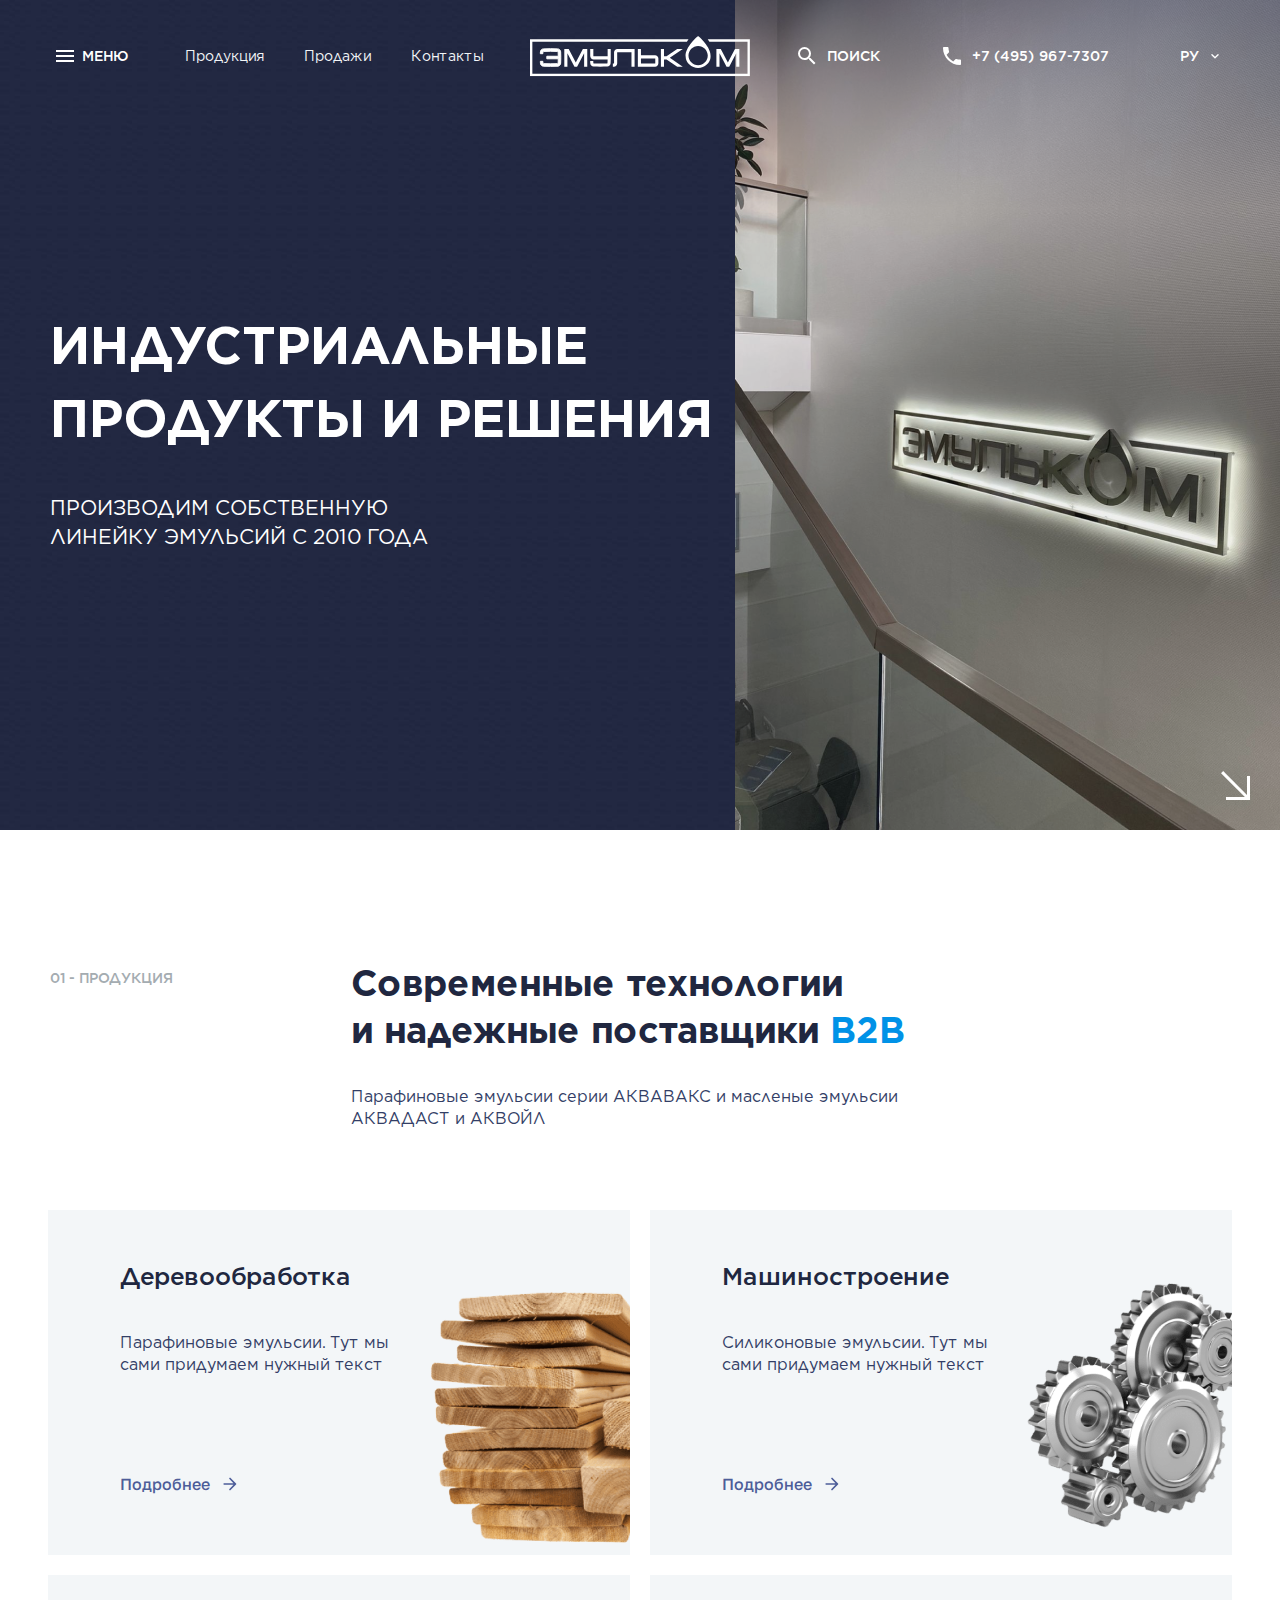
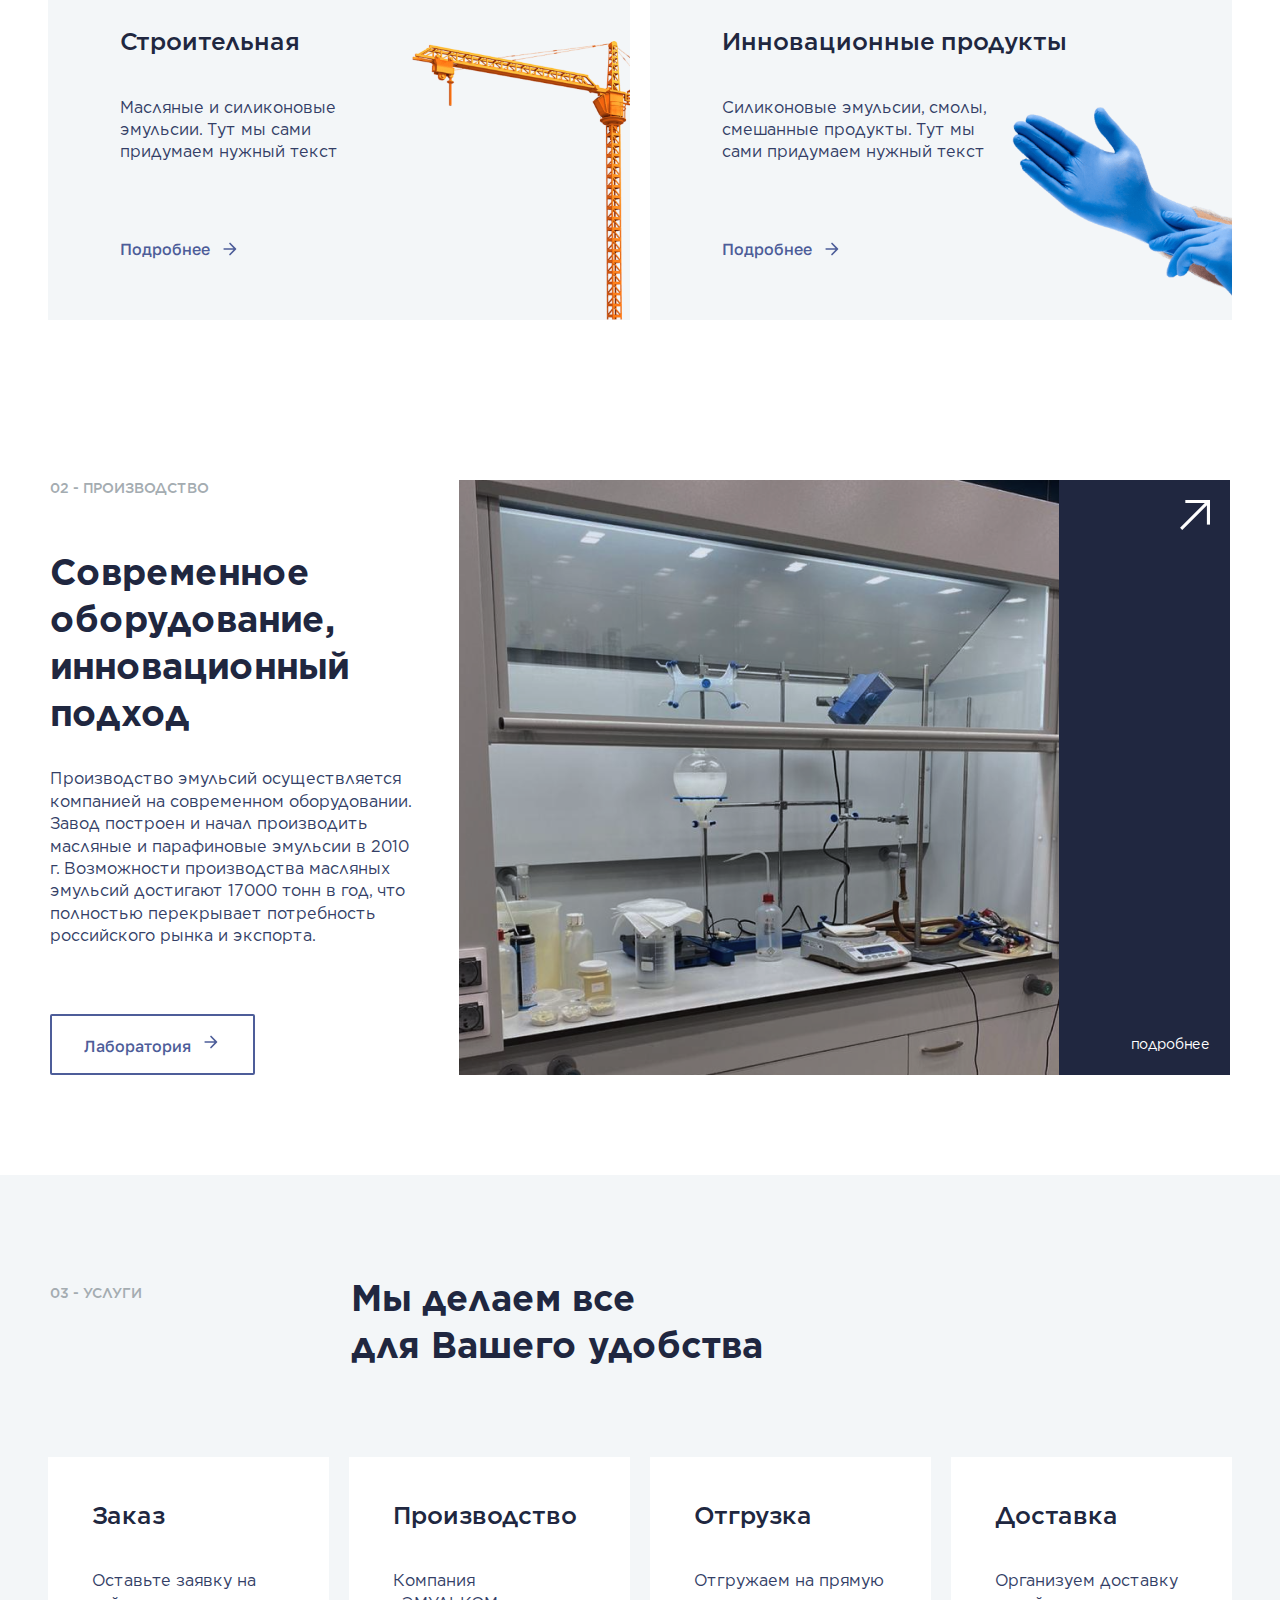
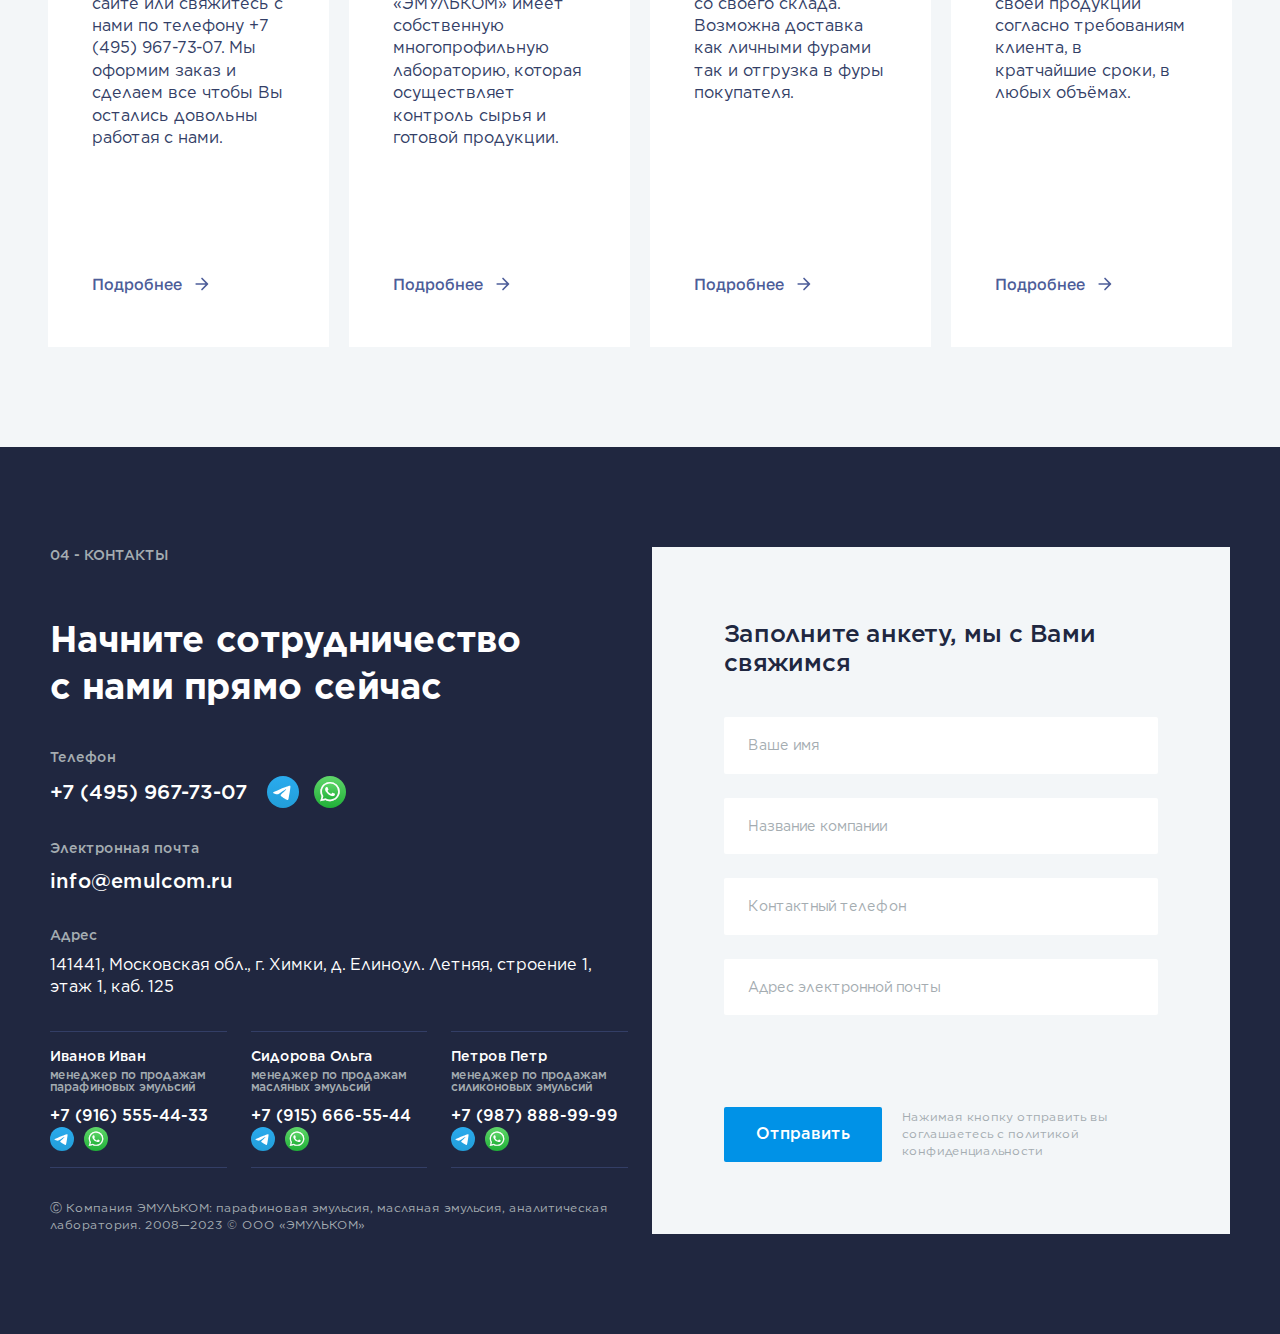
<file: index.html>
<!DOCTYPE html>
<html lang="ru">
<head>
    <meta charset="UTF-8">
    <meta name="viewport" content="width=device-width, initial-scale=1.0">
    <title>Главная</title>
    <link rel="stylesheet" href="css/bootstrap-reboot.min.css">
    <link rel="stylesheet" href="css/bootstrap-grid.min.css">
    <link rel="stylesheet" href="css/bootstrap-utilities.min.css">
    <link rel="stylesheet" href="css/style.css">
</head>
<body>

    <main>
        <section class="hero text-white position-relative">
            <header class="header position-relative d-flex align-items-center justify-content-between">
                <div class="d-flex align-items-center">
                    <div class="header__btn _menu position-relative d-flex align-items-center">
                        <div class="menu-icon d-inline-block">
                            <span class="menu-icon__line menu-icon__line-left"></span>
                            <span class="menu-icon__line"></span>
                            <span class="menu-icon__line menu-icon__line-right"></span>
                        </div>
                        <span class="text-uppercase">Меню</span>
                    </div>
    
                    <nav class="menu" id="menu">
                        <ul class="menu__list d-flex">
                            <li class="menu__list-item"><a href="#">Продукция</a></li>
                            <li class="menu__list-item"><a href="#">Продажи</a></li>
                            <li class="menu__list-item"><a href="#">Контакты</a></li>
                        </ul>
                    </nav>
                </div>

                <a href="#" class="logo position-absolute d-flex"><img src="img/logo.svg" alt=""></a>

                <div class="d-flex align-items-center">
                    <div class="search d-flex align-items-center justify-content-end justify-content-lg-center">
                        <form><input type="text" class="search__field"></form>
                        <div class="header__btn d-flex align-items-center">
                            <img src="img/search.svg" alt="">
                            <span class="text-uppercase">Поиск</span>
                        </div>
                    </div>
    
                    <div class="tel">
                        <div class="header__btn d-flex align-items-center">
                            <img src="img/phone.svg" alt="">
                            <a href="tel:+74959677307">+7 (495) 967-7307</a>
                        </div>
                    </div>
    
                    <div class="language position-relative">
                        <div class="header__btn d-flex align-items-center">
                            <span>РУ</span>
                            <img src="img/dropdown-arrow.svg" alt="">
                        </div>
                        <ul class="language__dropdown-list position-absolute">
                            <li>РУ</li>
                            <li>EN</li>
                        </ul>
                    </div>
                </div>

                <div class="menu _dropdown">
                    <nav class="menu__list-wrap">
                        <ul class="menu__list d-flex flex-column">
                            <li class="menu__list-item"><a href="#">Элемент меню</a></li>
                            <li class="menu__list-item"><a href="#">Элемент меню</a></li>
                            <li class="menu__list-item"><a href="#">Элемент меню</a></li>
                            <li class="menu__list-item"><a href="#">Элемент меню</a></li>
                        </ul>
                    </nav>
                </div>
            </header>

            <img src="img/hero.png" alt="" class="hero__img position-absolute">
            <img src="img/corner-arrow.svg" alt="" class="arrow position-absolute">

            <div class="container position-relative top-50">
                <div class="row">
                    <div class="col-lg-7">
                        <h1 class="title1">Индустриальные продукты и решения</h1>
                        <p class="subtitle1">Производим собственную линейку эмульсий с 2010 года</p>
                    </div>
                </div>
            </div>
        </section>

        <section class="products">
            <div class="container">
                <div class="products__header">
                    <div class="row">
                        <div class="col-lg-3">
                            <p class="label">01 - Продукция</p>
                        </div>
                        <div class="col-lg-6">
                            <h2 class="products__title title2">Современные технологии<br> и надежные поставщики <span>B2B</span></h2>
                            <p class="text">Парафиновые эмульсии серии АКВАВАКС и масленые эмульсии АКВАДАСТ и АКВОЙЛ</p>
                        </div>
                    </div>
                </div>
                <div class="products__body">
                    <ul class="products__list row row-cols-1 row-cols-md-2">
                        <li class="col">
                            <div class="products__list-item position-relative d-flex flex-column">
                                <p class="products__item-title title3">Деревообработка</p>
                                <p class="products__item-text text">
                                    Парафиновые эмульсии. Тут мы сами придумаем нужный текст
                                </p>
                                <a href="#" class="products__item-link link">Подробнее</a>
                                <img src="img/woodworking.png" alt="" class="products__item-img position-absolute">
                            </div>
                        </li>
                        <li class="col">
                            <div class="products__list-item position-relative d-flex flex-column">
                                <p class="products__item-title title3">Машиностроение</p>
                                <p class="products__item-text text">
                                    Силиконовые эмульсии. Тут мы сами придумаем нужный текст
                                </p>
                                <a href="#" class="products__item-link link">Подробнее</a>
                                <img src="img/mechanical-engin.png" alt="" class="products__item-img position-absolute">
                            </div>
                        </li>
                        <li class="col">
                            <div class="products__list-item position-relative d-flex flex-column">
                                <p class="products__item-title title3">Строительная</p>
                                <p class="products__item-text text">
                                    Масляные и силиконовые эмульсии. Тут мы сами придумаем нужный текст
                                </p>
                                <a href="#" class="products__item-link link">Подробнее</a>
                                <img src="img/construction.png" alt="" class="products__item-img position-absolute">
                            </div>
                        </li>
                        <li class="col">
                            <div class="products__list-item position-relative d-flex flex-column">
                                <p class="products__item-title title3">Инновационные продукты</p>
                                <p class="products__item-text text">
                                    Силиконовые эмульсии, смолы, смешанные продукты. Тут мы сами придумаем нужный текст
                                </p>
                                <a href="#" class="products__item-link link">Подробнее</a>
                                <img src="img/innov-products.png" alt="" class="products__item-img position-absolute">
                            </div>
                        </li>
                    </ul>
                </div>
            </div>
        </section>

        <section class="production">
            <div class="container">
                <div class="row">
                    <div class="col-lg-4 d-flex flex-column">
                        <p class="label">02 - Производство</p>
                        <p class="production__title title2">Современное оборудование, инновационный подход</p>
                        <p class="production__descr text">
                            Производство эмульсий осуществляется компанией на современном оборудовании. Завод построен и начал производить масляные и парафиновые эмульсии в 2010 г. Возможности производства масляных эмульсий достигают 17000 тонн в год, что полностью перекрывает потребность российского рынка и экспорта.
                        </p>
                        <a href="#" class="button1 link">Лаборатория</a>
                    </div>
                    <div class="col-lg-8 d-flex justify-content-lg-start">
                        <img src="img/production.png" alt="" class="production__img">
                        <a href="#" class="production__link-block d-flex flex-column justify-content-between align-items-end">
                            <img src="img/corner-arrow.svg" alt="" class="arrow" width="30">
                            <span class="text-white">подробнее</span>
                        </a>
                    </div>
                </div>
            </div>
        </section>

        <section class="services">
            <div class="container">
                <div class="services__header">
                    <div class="row">
                        <div class="col-lg-3">
                            <p class="label">03 - Услуги</p>
                        </div>
                        <div class="col-lg-6">
                            <h2 class="services__title title2">Мы делаем все<br> для Вашего удобства</h2>
                        </div>
                    </div>
                </div>
                <div class="services__body">
                    <ul class="services__list row row-cols-1 row-cols-md-2 row-cols-lg-4">
                        <li class="col">
                            <div class="services__list-item d-flex flex-column">
                                <p class="services__item-title title3">Заказ</p>
                                <p class="services__item-descr text">Оставьте заявку на сайте или свяжитесь с нами по телефону +7 (495) 967-73-07. Мы оформим заказ и сделаем все чтобы Вы остались довольны работая с нами.</p>
                                <a href="#" class="link">Подробнее</a>
                            </div>
                        </li>
                        <li class="col">
                            <div class="services__list-item d-flex flex-column">
                                <p class="services__item-title title3">Производство</p>
                                <p class="services__item-descr text">Компания «ЭМУЛЬКОМ» имеет собственную многопрофильную лабораторию, которая осуществляет контроль сырья и готовой продукции.</p>
                                <a href="#" class="link">Подробнее</a>
                            </div>
                        </li>
                        <li class="col">
                            <div class="services__list-item d-flex flex-column">
                                <p class="services__item-title title3">Отгрузка</p>
                                <p class="services__item-descr text">Отгружаем на прямую со своего склада. Возможна доставка как личными фурами так и отгрузка в фуры покупателя.</p>
                                <a href="#" class="link">Подробнее</a>
                            </div>
                        </li>
                        <li class="col">
                            <div class="services__list-item d-flex flex-column">
                                <p class="services__item-title title3">Доставка</p>
                                <p class="services__item-descr text">Организуем доставку своей продукции согласно требованиям клиента, в кратчайшие сроки, в любых объёмах.</p>
                                <a href="#" class="link">Подробнее</a>
                            </div>
                        </li>
                    </ul>
                </div>
            </div>
        </section>

        <div class="contacts _home">
            <div class="container">
                <div class="row row-cols-1 row-cols-lg-2 row-gap-5 row-gap-lg-0">
                    <div class="col">
                        <div class="contacts__left">
                            <p class="label">04 - Контакты</p>
                            <h2 class="title2 text-white">Начните сотрудничество<br> с нами прямо сейчас</h2>
    
                            <div class="contacts__data">
                                <div class="contacts__data-item">
                                    <p class="contacts__data-item-title">Телефон</p>
                                    <div class="d-flex align-items-center">
                                        <a href="tel:+74959677307" class="contacts__data-item-text">+7 (495) 967-73-07</a>
                                        <div class="contacts__social">
                                            <a href="#"><img src="img/tg-icon.svg" alt=""></a>
                                            <a href="#"><img src="img/wapp-icon.svg" alt=""></a>
                                        </div>
                                    </div>
                                </div>
                                <div class="contacts__data-item">
                                    <p class="contacts__data-item-title">Электронная почта</p>
                                    <div class="d-flex align-items-center">
                                        <a href="mailto:info@emulcom.ru" class="contacts__data-item-text">info@emulcom.ru</a>
                                    </div>
                                </div>
                                <div class="contacts__data-item _address">
                                    <p class="contacts__data-item-title">Адрес</p>
                                    <div class="d-flex align-items-center">
                                        <p class="contacts__data-item-text">141441, Московская обл., г. Химки, д. Елино,ул. Летняя, строение 1, этаж 1, каб. 125</p>
                                    </div>
                                </div>
                            </div>
    
                            <div class="contacts__staff">
                                <div class="row row-cols-1 row-cols-md-3">
                                    <div class="col">
                                        <div class="contacts__staff-item">
                                            <p class="contacts__staff-item-name">Иванов Иван</p>
                                            <p class="contacts__staff-item-post">менеджер по продажам парафиновых эмульсий</p>
                                            <a href="tel:+79165554433" class="contacts__staff-item-tel">+7 (916) 555-44-33</a>
                                            <div class="contacts__social">
                                                <a href="#"><img src="img/tg-icon.svg" alt="" width="24"></a>
                                                <a href="#"><img src="img/wapp-icon.svg" alt="" width="24"></a>
                                            </div>
                                        </div>
                                    </div>
                                    <div class="col">
                                        <div class="contacts__staff-item">
                                            <p class="contacts__staff-item-name">Сидорова Ольга</p>
                                            <p class="contacts__staff-item-post">менеджер по продажам масляных эмульсий</p>
                                            <a href="tel:+79156665544" class="contacts__staff-item-tel">+7 (915) 666-55-44</a>
                                            <div class="contacts__social">
                                                <a href="#"><img src="img/tg-icon.svg" alt="" width="24"></a>
                                                <a href="#"><img src="img/wapp-icon.svg" alt="" width="24"></a>
                                            </div>
                                        </div>
                                    </div>
                                    <div class="col">
                                        <div class="contacts__staff-item">
                                            <p class="contacts__staff-item-name">Петров Петр</p>
                                            <p class="contacts__staff-item-post">менеджер по продажам силиконовых эмульсий</p>
                                            <a href="tel:79878889999" class="contacts__staff-item-tel">+7 (987) 888-99-99</a>
                                            <div class="contacts__social">
                                                <a href="#"><img src="img/tg-icon.svg" alt="" width="24"></a>
                                                <a href="#"><img src="img/wapp-icon.svg" alt="" width="24"></a>
                                            </div>
                                        </div>
                                    </div>
                                </div>
                            </div>
    
                            <p class="contacts__copy">Ⓒ Компания ЭМУЛЬКОМ: парафиновая эмульсия, масляная эмульсия, аналитическая лаборатория. 2008—2023 © ООО «ЭМУЛЬКОМ»</p>
                        </div>
                    </div>
                    <div class="col">
                        <div class="contacts__right">
                            <div class="contacts__form-wrap d-flex flex-column">
                                <p class="title3">Заполните анкету, мы с Вами свяжимся</p>
                                <form action="" class="contacts__form d-flex flex-column justify-content-between flex-grow-1">
                                    <div class="d-flex flex-column">
                                        <input type="text" class="contacts__form-field" placeholder="Ваше имя">
                                        <input type="text" class="contacts__form-field" placeholder="Название компании">
                                        <input type="tel" class="contacts__form-field" placeholder="Контактный телефон">
                                        <input type="email" class="contacts__form-field" placeholder="Адрес электронной почты">
                                    </div>
                                    <div class="d-flex align-items-center mt-3 mt-sm-0 flex-column flex-sm-row text-center text-sm-start">
                                        <button class="button2" type="submit">Отправить</button>
                                        <a href="#" class="contacts__policy">Нажимая кнопку отправить вы соглашаетесь с политикой конфиденциальности</a>
                                    </div>
                                </form>
                            </div>
                        </div>
                    </div>
                </div>
            </div>
        </div>
    </main>

    <script src="js/script.js"></script>
</body>
</html>
</file>
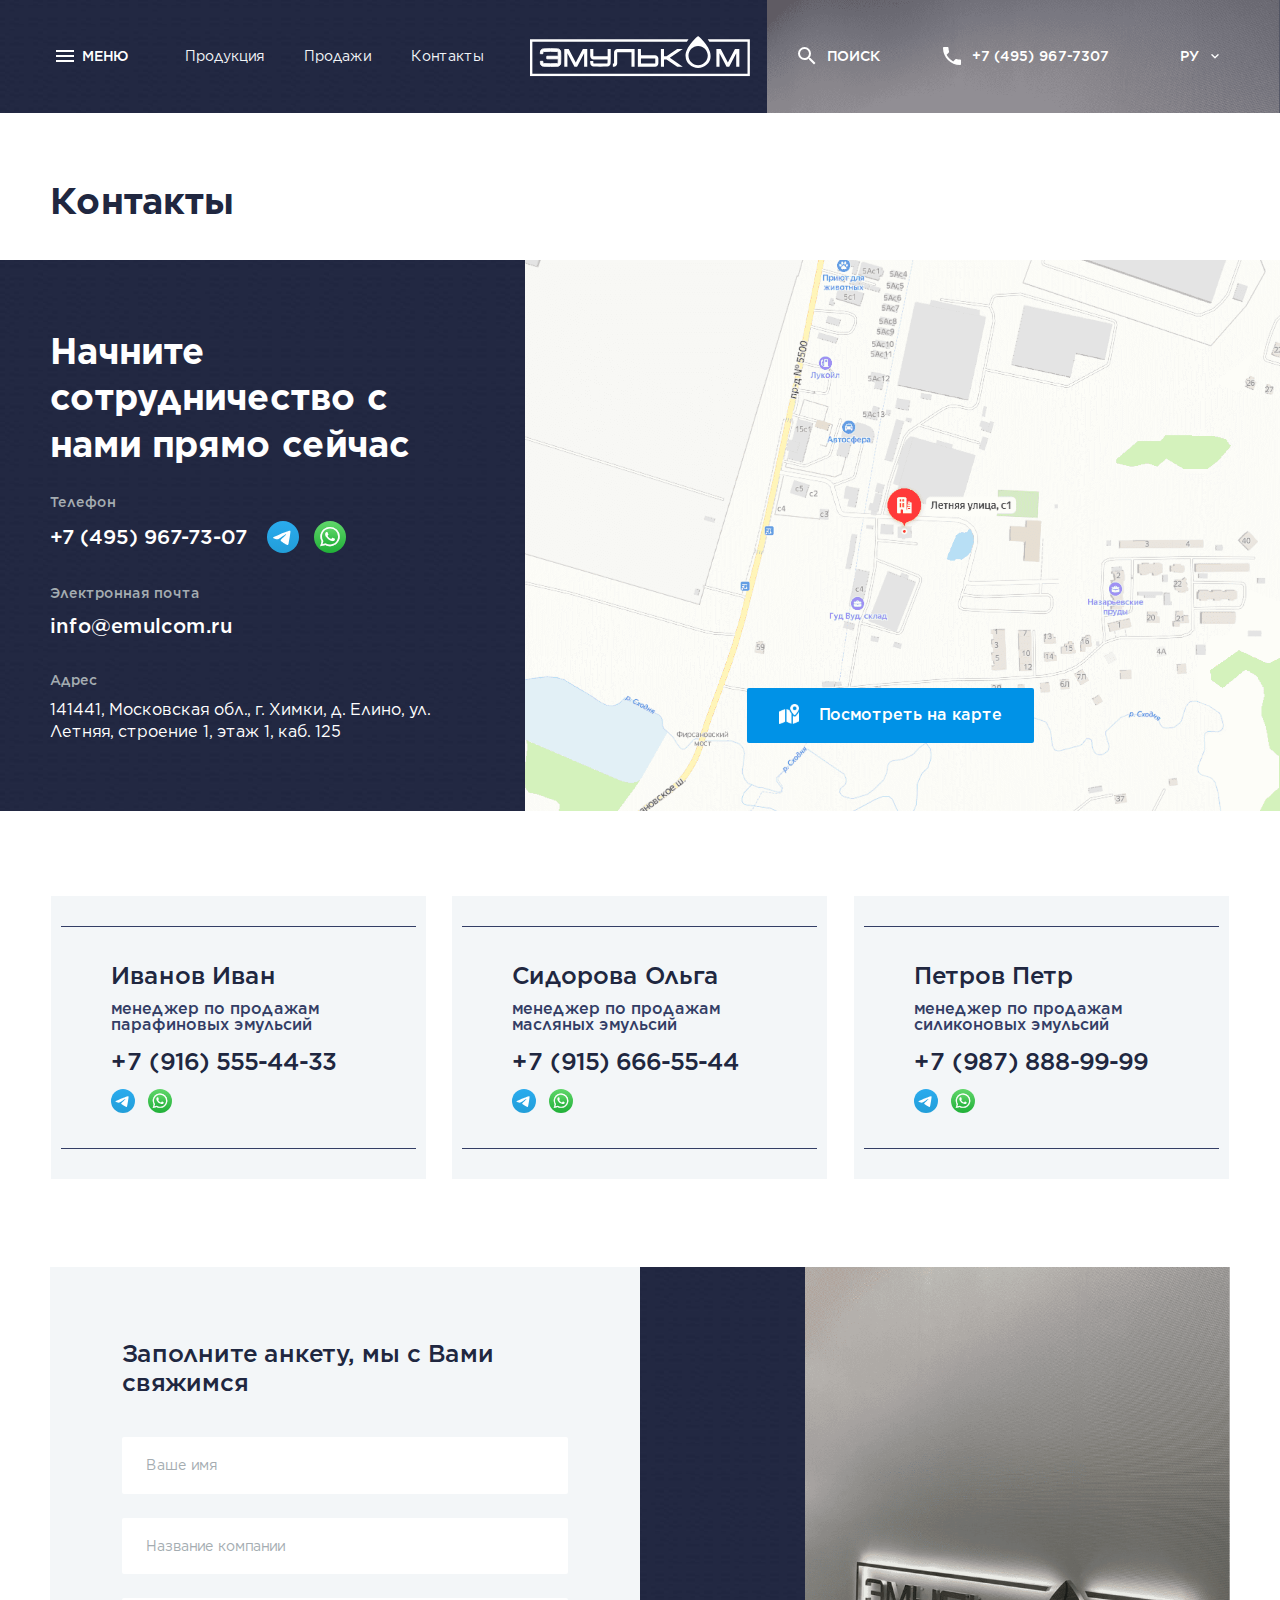
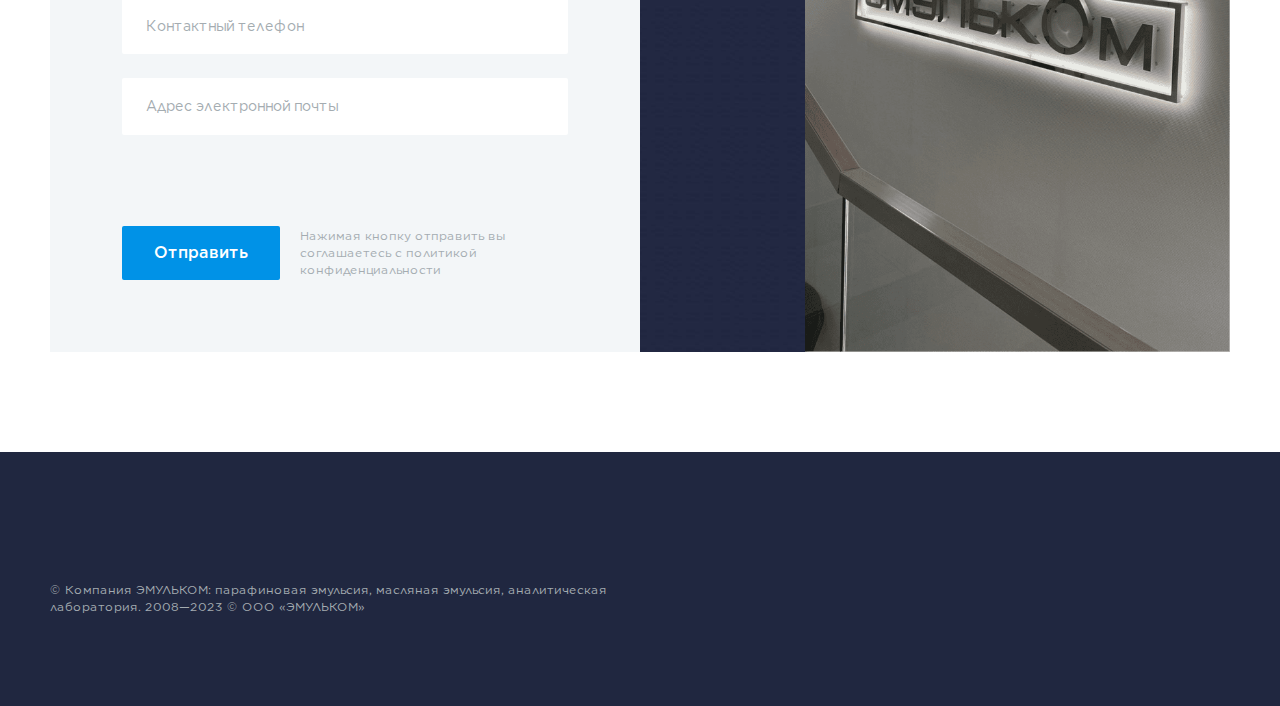
<file: contacts.html>
<!DOCTYPE html>
<html lang="ru">
<head>
    <meta charset="UTF-8">
    <meta name="viewport" content="width=device-width, initial-scale=1.0">
    <title>Контакты</title>
    <link rel="stylesheet" href="css/bootstrap-reboot.min.css">
    <link rel="stylesheet" href="css/bootstrap-grid.min.css">
    <link rel="stylesheet" href="css/bootstrap-utilities.min.css">
    <link rel="stylesheet" href="css/style.css">
</head>
<body>
    <header class="header _inner-page position-relative d-flex align-items-center justify-content-between text-white">
        <div class="d-flex align-items-center">
            <div class="header__btn _menu position-relative d-flex align-items-center">
                <div class="menu-icon d-inline-block">
                    <span class="menu-icon__line menu-icon__line-left"></span>
                    <span class="menu-icon__line"></span>
                    <span class="menu-icon__line menu-icon__line-right"></span>
                </div>
                <span class="text-uppercase">Меню</span>
            </div>

            <nav class="menu" id="menu">
                <ul class="menu__list d-flex">
                    <li class="menu__list-item"><a href="#">Продукция</a></li>
                    <li class="menu__list-item"><a href="#">Продажи</a></li>
                    <li class="menu__list-item"><a href="#">Контакты</a></li>
                </ul>
            </nav>
        </div>

        <a href="#" class="logo position-absolute d-flex"><img src="img/logo.svg" alt=""></a>

        <div class="d-flex align-items-center">
            <div class="search d-flex align-items-center justify-content-end justify-content-lg-center">
                <form><input type="text" class="search__field"></form>
                <div class="header__btn d-flex align-items-center">
                    <img src="img/search.svg" alt="">
                    <span class="text-uppercase">Поиск</span>
                </div>
            </div>

            <div class="tel">
                <div class="header__btn d-flex align-items-center">
                    <img src="img/phone.svg" alt="">
                    <a href="tel:+74959677307">+7 (495) 967-7307</a>
                </div>
            </div>

            <div class="language position-relative">
                <div class="header__btn d-flex align-items-center">
                    <span>РУ</span>
                    <img src="img/dropdown-arrow.svg" alt="">
                </div>
                <ul class="language__dropdown-list position-absolute">
                    <li>РУ</li>
                    <li>EN</li>
                </ul>
            </div>
        </div>

        <div class="menu _dropdown">
            <nav class="menu__list-wrap">
                <ul class="menu__list d-flex flex-column">
                    <li class="menu__list-item"><a href="#">Элемент меню</a></li>
                    <li class="menu__list-item"><a href="#">Элемент меню</a></li>
                    <li class="menu__list-item"><a href="#">Элемент меню</a></li>
                    <li class="menu__list-item"><a href="#">Элемент меню</a></li>
                </ul>
            </nav>
        </div>

        <img src="img/header-img.png" alt="" class="hero__img position-absolute">
    </header>

    <main>
        <section class="contacts">
            <div class="container"> 
                <h2 class="title2">Контакты</h2>
            </div>

            <div class="contacts__main-content position-relative">
                <div class="container">
                    <div class="row">
                        <div class="col-lg-5">
                            <div class="contacts__left">
                                <h3 class="title2 text-white">Начните сотрудничество с нами прямо сейчас</h3>
                                <div class="contacts__data">
                                    <div class="contacts__data-item">
                                        <p class="contacts__data-item-title">Телефон</p>
                                        <div class="d-flex align-items-center">
                                            <a href="tel:+74959677307" class="contacts__data-item-text">+7 (495) 967-73-07</a>
                                            <div class="contacts__social">
                                                <a href="#"><img src="img/tg-icon.svg" alt=""></a>
                                                <a href="#"><img src="img/wapp-icon.svg" alt=""></a>
                                            </div>
                                        </div>
                                    </div>
                                    <div class="contacts__data-item">
                                        <p class="contacts__data-item-title">Электронная почта</p>
                                        <div class="d-flex align-items-center">
                                            <a href="mailto:info@emulcom.ru" class="contacts__data-item-text">info@emulcom.ru</a>
                                        </div>
                                    </div>
                                    <div class="contacts__data-item _address">
                                        <p class="contacts__data-item-title">Адрес</p>
                                        <div class="d-flex align-items-center">
                                            <p class="contacts__data-item-text">141441, Московская обл., г. Химки, д. Елино, ул. Летняя, строение 1, этаж 1, каб. 125</p>
                                        </div>
                                    </div>
                                </div>
                            </div>
                        </div>
                        <div class="col-lg-7">
                            <div class="contacts__right d-flex justify-content-center align-items-end">
                                <a href="#" class="contacts__btn button2 position-relative z-3">
                                    <img src="img/map-icon.svg" alt="">
                                    <span>Посмотреть на карте</span>
                                </a>
                            </div>
                        </div>
                    </div>
                </div>
                <div class="contacts__map position-absolute overflow-hidden"><img src="img/map.png" alt=""></div>
            </div>
        </section>

        <section class="staff">
            <div class="container">
                <div class="row row-cols-1 row-cols-lg-3 row-gap-3">
                    <div class="col">
                        <div class="contacts__staff-item">
                            <div class="contacts__staff-item-content">
                                <p class="contacts__staff-item-name">Иванов Иван</p>
                                <p class="contacts__staff-item-post">менеджер по продажам парафиновых эмульсий</p>
                                <a href="tel:+79165554433" class="contacts__staff-item-tel">+7 (916) 555-44-33</a>
                                <div class="contacts__social">
                                    <a href="#"><img src="img/tg-icon.svg" alt="" width="24"></a>
                                    <a href="#"><img src="img/wapp-icon.svg" alt="" width="24"></a>
                                </div>
                            </div>
                        </div>
                    </div>
                    <div class="col">
                        <div class="contacts__staff-item">
                            <div class="contacts__staff-item-content">
                                <p class="contacts__staff-item-name">Сидорова Ольга</p>
                                <p class="contacts__staff-item-post">менеджер по продажам масляных эмульсий</p>
                                <a href="tel:+79156665544" class="contacts__staff-item-tel">+7 (915) 666-55-44</a>
                                <div class="contacts__social">
                                    <a href="#"><img src="img/tg-icon.svg" alt="" width="24"></a>
                                    <a href="#"><img src="img/wapp-icon.svg" alt="" width="24"></a>
                                </div>
                            </div>
                        </div>
                    </div>
                    <div class="col">
                        <div class="contacts__staff-item">
                            <div class="contacts__staff-item-content">
                                <p class="contacts__staff-item-name">Петров Петр</p>
                                <p class="contacts__staff-item-post">менеджер по продажам силиконовых эмульсий</p>
                                <a href="tel:79878889999" class="contacts__staff-item-tel">+7 (987) 888-99-99</a>
                                <div class="contacts__social">
                                    <a href="#"><img src="img/tg-icon.svg" alt="" width="24"></a>
                                    <a href="#"><img src="img/wapp-icon.svg" alt="" width="24"></a>
                                </div>
                            </div>
                        </div>
                    </div>
                </div>
            </div>
        </section>

        <section class="contact-form">
            <div class="container">
                <div class="row row-cols-1 row-cols-lg-2 row-gap-4">
                    <div class="col">
                        <div class="contacts__right">
                            <div class="contacts__form-wrap d-flex flex-column">
                                <p class="title3">Заполните анкету, мы с Вами свяжимся</p>
                                <form action="" class="contacts__form d-flex flex-column justify-content-between flex-grow-1">
                                    <div class="d-flex flex-column">
                                        <input type="text" class="contacts__form-field" placeholder="Ваше имя">
                                        <input type="text" class="contacts__form-field" placeholder="Название компании">
                                        <input type="tel" class="contacts__form-field" placeholder="Контактный телефон">
                                        <input type="email" class="contacts__form-field" placeholder="Адрес электронной почты">
                                    </div>
                                    <div class="d-flex align-items-center mt-3 mt-sm-0 flex-column flex-sm-row text-center text-sm-start">
                                        <button class="button2" type="submit">Отправить</button>
                                        <a href="#" class="contacts__policy">Нажимая кнопку отправить вы соглашаетесь с политикой конфиденциальности</a>
                                    </div>
                                </form>
                            </div>
                        </div>
                    </div>
                    <div class="col">
                        <div class="contact-form__img-wrap position-relative">
                            <div class="position-absolute"></div>
                            <img src="img/emulcom.png" alt="" class="w-100">
                        </div>
                    </div>
                </div>
            </div>
        </section>
    </main>

    <footer class="footer">
        <div class="container">
            <p class="footer__text contacts__copy">© Компания ЭМУЛЬКОМ: парафиновая эмульсия, масляная эмульсия, аналитическая лаборатория. 2008—2023 © ООО «ЭМУЛЬКОМ»</p>
        </div>
    </footer>

    <script src="js/script.js"></script>
</body>
</html>
</file>
<file: css/style.css>
@font-face {
  font-family: Gotham;
  src: url("../fonts/gotham_book.woff2") format("woff2");
  font-weight: 400;
  font-display: swap;
  font-style: normal;
}
@font-face {
  font-family: Gotham;
  src: url("../fonts/gotham_medium.woff2") format("woff2");
  font-display: swap;
  font-weight: 500;
  font-style: normal;
}
@font-face {
  font-family: Gotham;
  src: url("../fonts/gotham_bold.woff2") format("woff2");
  font-display: swap;
  font-weight: 700;
  font-style: normal;
}
@font-face {
  font-family: "Golos Text";
  src: url("../fonts/GolosText-Medium.woff2") format("woff2");
  font-display: swap;
  font-weight: 500;
  font-style: normal;
}
body {
  font-family: Gotham, sans-serif;
  overflow-x: hidden;
  color: #333E66;
  line-height: 140%;
  -webkit-transition: all 300ms linear;
  transition: all 300ms linear;
}

ul {
  list-style-type: none;
  padding: 0;
  margin: 0;
}

a {
  color: inherit;
  text-decoration: none;
  cursor: pointer;
}

p {
  margin: 0;
}

.container {
  max-width: 1210px;
  padding: 0 15px;
  margin: 0 auto;
}

.title1 {
  font-size: 52px;
  font-weight: 700;
}

.title2 {
  color: #202740;
  font-size: 36px;
  font-weight: 700;
  line-height: 130%;
}
.title2 span {
  color: #0092E7;
}

.title3 {
  color: #202740;
  font-size: calc(20px + 4 * ((100vw - 320px) / 890));
  font-weight: 500;
  line-height: 120%;
}

.title1, .subtitle1 {
  text-transform: uppercase;
  line-height: 140%;
}

.subtitle1 {
  font-size: calc(14px + 6 * ((100vw - 320px) / 890));
  max-width: 440px;
}

.label {
  color: #A4ACB1;
  font-size: 14px;
  font-weight: 500;
  line-height: 120%;
  text-transform: uppercase;
}

.text {
  line-height: 140%;
}

.link {
  display: inline-flex;
  align-items: center;
  align-self: start;
  color: #4D5D99;
  font-family: "Golos Text";
  font-weight: 500;
  line-height: 140%;
  padding: 8px 0;
}
.link::after {
  content: "";
  display: inline-block;
  background-image: url("../img/link-arrow.svg");
  background-repeat: no-repeat;
  width: 20px;
  height: 20px;
  margin-left: 10px;
}

.button1 {
  display: inline-block;
  padding: 16px 32px;
  border-radius: 2px;
  border: 2px solid #4D5D99;
}

.button2 {
  display: inline-block;
  border-radius: 2px;
  background-color: #0092E7;
  padding: 16px 32px;
  color: #fff;
  font-weight: 500;
  line-height: 140%;
  border: none;
}

.header {
  z-index: 10;
  padding: 40px 0;
  margin: 0 40px;
}
.header__btn {
  cursor: pointer;
}
.header__btn._menu {
  z-index: 10;
  padding: 8px 16px;
}
.header .logo {
  left: 50%;
  transform: translateX(-50%);
  transition: 0.3s;
}
.header .logo._hidden {
  opacity: 0;
  visibility: hidden;
}
.header._inner-page {
  background-image: url("../img/background.jpg");
  background-repeat: no-repeat;
  background-position: center;
  background-size: cover;
  padding: 40px;
  margin: 0;
}
.header._inner-page .hero__img {
  right: 0;
  z-index: -1;
}

.header__btn > span, .header__btn > a, .language__dropdown-list li {
  font-size: 14px;
  font-weight: 500;
  line-height: 120%;
  margin-left: 8px;
}

.menu._dropdown {
  position: absolute;
  top: 35px;
  visibility: hidden;
}
.menu._dropdown .menu__list-wrap {
  visibility: hidden;
  transition: 0.55s;
}
.menu._dropdown .menu__list {
  padding: 50px 0 15px 0;
}
.menu:not(._dropdown) {
  margin-left: 40px;
}
.menu:not(._dropdown) .menu__list-item:not(:last-child) {
  margin-right: 40px;
}
.menu__list-wrap {
  position: relative;
  z-index: 5;
  width: auto;
}
.menu__list-item a {
  color: #F3F6F8;
  font-size: 14px;
  line-height: 160%;
}

.menu-icon {
  width: auto;
}

.menu-icon__line {
  height: 2px;
  width: 18px;
  display: block;
  background-color: #fff;
  -webkit-transition: -webkit-transform 0.2s linear;
  transition: -webkit-transform 0.2s linear;
  transition: all 0.2s linear;
  transition: all 0.2s linear, -webkit-transform 0.2s linear;
}

.menu-icon__line:not(:last-child) {
  margin-bottom: 3px;
}

.menu-icon__line-right {
  float: right;
}

.menu__list-wrap:before, .menu__list-wrap:after {
  content: "";
  position: absolute;
  top: 0;
  left: 0;
  width: 0;
  height: 0;
  background-color: rgba(77, 93, 153, 0.5803921569);
  border-bottom-right-radius: 200%;
  z-index: -1;
  transition: border-radius linear 0.8s, width cubic-bezier(0.77, 0, 0.175, 1) 0.6s, height cubic-bezier(0.77, 0, 0.175, 1) 0.6s;
}

.menu__list-wrap:after {
  background-color: #4D5D99;
  -webkit-transition-delay: 0s;
  transition-delay: 0s;
  box-shadow: 6px 7px 28px 0 rgba(16, 16, 16, 0.3);
}

.menu__list-wrap:before {
  -webkit-transition-delay: 0.2s;
  transition-delay: 0.2s;
}

.menu-bg {
  visibility: hidden;
}

.menu._dropdown .menu__list-item {
  -webkit-transition-delay: 0.8s;
  transition-delay: 0.8s;
  opacity: 0;
  -webkit-transform: translate(30px, 0%);
  transform: translate(30px, 0%);
  -webkit-transition: opacity 0.2s ease, -webkit-transform 0.3s ease;
  transition: opacity 0.2s ease, -webkit-transform 0.2s ease;
  transition: opacity 0.2s ease, transform 0.2s ease;
  transition: opacity 0.2s ease, transform 0.2s ease, -webkit-transform 0.2s ease;
  margin-bottom: 7px;
}

.menu._dropdown .menu__list-item a {
  position: relative;
  padding: 3px 30px;
  display: inline-block;
  -webkit-transition: all 200ms linear;
  transition: all 200ms linear;
}

.menu._dropdown .menu__list-item a:after {
  position: absolute;
  content: "";
  top: 50%;
  left: 0;
  width: 2px;
  height: 0;
  opacity: 0;
  background-color: #fff;
  -webkit-transition: all 200ms linear;
  transition: all 200ms linear;
}

.menu._dropdown .menu__list-item a:hover:after {
  height: 100%;
  opacity: 1;
  top: 0;
}

.header._menu-dropdown-active .menu-icon__line {
  background-color: #fff;
  -webkit-transform: translate(0px, 0px) rotate(-45deg);
  transform: translate(0px, 0px) rotate(-45deg);
}

.header._menu-dropdown-active .menu-icon__line-left {
  width: 9px;
  -webkit-transform: translate(2px, 4px) rotate(45deg);
  transform: translate(1.5px, 2px) rotate(45deg);
}

.header._menu-dropdown-active .menu-icon__line-right {
  width: 9px;
  float: right;
  -webkit-transform: translate(-2px, -1.5px) rotate(45deg);
  transform: translate(-1px, -1.5px) rotate(45deg);
}

.header._menu-dropdown-active .menu__list-wrap {
  visibility: visible;
}

.header._menu-dropdown-active .menu__list-wrap:before, .header._menu-dropdown-active .menu__list-wrap:after {
  width: 100%;
  height: 100%;
  border-radius: 2px;
}

.header._menu-dropdown-active .menu__list-wrap:after {
  -webkit-transition-delay: 0.1s;
  transition-delay: 0.1s;
}

.header._menu-dropdown-active .menu__list-wrap:before {
  -webkit-transition-delay: 0s;
  transition-delay: 0s;
}

.header._menu-dropdown-active .menu__list-item {
  opacity: 1;
  -webkit-transform: translateX(0%);
  transform: translateX(0%);
  -webkit-transition: opacity 0.3s ease, color 0.3s ease, -webkit-transform 0.3s ease;
  transition: opacity 0.3s ease, color 0.3s ease, -webkit-transform 0.3s ease;
  transition: opacity 0.3s ease, transform 0.3s ease, color 0.3s ease;
  transition: opacity 0.3s ease, transform 0.3s ease, color 0.3s ease, -webkit-transform 0.3s ease;
}

.header._menu-dropdown-active .menu__list-item:nth-child(0) {
  -webkit-transition-delay: 0.7s;
  transition-delay: 0.7s;
}

.header._menu-dropdown-active .menu__list-item:nth-child(1) {
  -webkit-transition-delay: 0.8s;
  transition-delay: 0.8s;
}

.header._menu-dropdown-active .menu__list-item:nth-child(2) {
  -webkit-transition-delay: 0.9s;
  transition-delay: 0.9s;
}

.header._menu-dropdown-active .menu__list-item:nth-child(3) {
  -webkit-transition-delay: 1s;
  transition-delay: 1s;
}

.header._menu-dropdown-active .menu__list-item:nth-child(4) {
  -webkit-transition-delay: 1.1s;
  transition-delay: 1.1s;
}

.header._menu-dropdown-active .menu__list-item:nth-child(5) {
  -webkit-transition-delay: 1.2s;
  transition-delay: 1.2s;
}

.header._menu-dropdown-active .menu__list-item:nth-child(6) {
  -webkit-transition-delay: 1.3s;
  transition-delay: 1.3s;
}

.header._menu-dropdown-active .menu__list-item:nth-child(7) {
  -webkit-transition-delay: 1.4s;
  transition-delay: 1.4s;
}

.header._menu-dropdown-active .menu__list-item:nth-child(8) {
  -webkit-transition-delay: 1.5s;
  transition-delay: 1.5s;
}

.header._menu-dropdown-active .menu__list-item:nth-child(9) {
  -webkit-transition-delay: 1.6s;
  transition-delay: 1.6s;
}

.header._menu-dropdown-active .menu__list-item:nth-child(10) {
  -webkit-transition-delay: 1.7s;
  transition-delay: 1.7s;
}

.search {
  margin-right: 13px;
  width: 188px;
}
.search__field, .search span {
  transition: 0.25s;
}
.search__field {
  width: 0;
  background-color: transparent;
  padding: 0;
  margin-right: 8px;
  outline: none;
  border-top: none;
  border-left: none;
  border-right: none;
  border-bottom: 1px solid #fff;
  color: #fff;
  transition: 0.25s;
}
.search._active .search__field {
  width: 150px;
}
.search._active span {
  opacity: 0;
  visibility: hidden;
}
.search._active .header__btn {
  width: 30px;
}

.language {
  width: 76px;
}
.language .header__btn {
  padding: 8px 16px;
}
.language__dropdown-list {
  right: 50%;
  top: 0;
  visibility: hidden;
  opacity: 0;
  transition: 0.25s;
  margin-top: 3px;
}
.language__dropdown-list li {
  cursor: pointer;
  margin-bottom: 2px;
}
.language._active .language__dropdown-list {
  top: 100%;
  visibility: visible;
  opacity: 1;
}
.language span {
  margin-right: 8px;
  margin-left: 0;
}

.tel {
  margin-right: 55px;
}

.hero {
  background-image: url("../img/background.jpg");
  background-repeat: no-repeat;
  background-position: center;
  background-size: cover;
  height: 100vh;
  max-height: 830px;
}
.hero__img {
  right: 0;
  top: 0;
  height: 100%;
  max-width: 545px;
}
.hero .container {
  transform: translateY(-90%);
}
.hero .title1 {
  margin-bottom: 40px;
}
.hero .arrow {
  right: 30px;
  bottom: 30px;
}

.products {
  padding: 180px 0 140px 0;
}
.products__header {
  padding-bottom: 80px;
}
.products .label {
  margin-top: 10px;
}
.products__title {
  margin-bottom: 32px;
}
.products__list {
  row-gap: 20px;
}
.products__list .col {
  padding: 0 10px;
}
.products__list-item {
  background-color: #F3F6F8;
  padding: 52px 72px;
  min-height: 345px;
  height: 100%;
}
.products__item-title {
  margin-bottom: 40px;
}
.products__item-text {
  max-width: 66%;
  flex-grow: 1;
}
.products__item-link {
  margin-top: 40px;
}
.products__item-img {
  right: 0;
  bottom: 0;
  height: 100%;
}

.production {
  padding: 140px 0;
}
.production [class*=col]:first-child {
  padding-right: 20px;
}
.production [class*=col]:last-child {
  padding-left: 20px;
}
.production__title {
  margin: 52px 0 32px 0;
}
.production__descr {
  margin-bottom: 40px;
  flex-grow: 1;
}
.production__link-block {
  background-color: #202740;
  padding: 20px;
  width: 180px;
}
.production__link-block .arrow {
  transform: rotate(270deg);
}
.production__link-block span {
  color: #fff;
  font-size: 14px;
  line-height: 160%;
}

.services {
  padding: 140px 0;
  background-color: #F3F6F8;
}
.services__header {
  margin-bottom: 80px;
}
.services .label {
  margin-top: 10px;
}
.services__list {
  row-gap: 20px;
}
.services__list .col {
  padding: 0 10px;
}
.services__list-item {
  background-color: #fff;
  padding: 44px;
  min-height: 490px;
}
.services__item-descr {
  flex-grow: 1;
}
.services__item-title, .services__item-descr {
  margin-bottom: 40px;
}

.contacts {
  padding: 140px 0;
  background-color: #202740;
}
.contacts .label {
  margin-bottom: 52px;
}
.contacts__data {
  margin-top: 40px;
}
.contacts__data-item {
  margin-bottom: 32px;
}
.contacts__data-item._address .contacts__data-item-text {
  font-weight: 400;
  font-size: 16px;
}
.contacts__data-item-title {
  color: #A4ACB1;
  font-size: 14px;
  font-weight: 500;
  line-height: 120%;
  margin-bottom: 10px;
}
.contacts__data-item-text {
  color: #fff;
  font-size: calc(18px + 2 * ((100vw - 320px) / 890));
  font-weight: 500;
  line-height: 140%;
}
.contacts__social {
  margin-left: 20px;
}
.contacts__social a {
  margin-right: 10px;
}
.contacts__staff {
  margin-bottom: 32px;
}
.contacts__staff .contacts__social {
  margin-left: 0;
}
.contacts__staff .contacts__social a {
  margin-right: 5px;
}
.contacts__staff-item {
  padding: 16px 0;
  border-top: 1px solid #333E66;
  border-bottom: 1px solid #333E66;
}
.contacts__staff-item-name {
  color: #fff;
  font-size: 14px;
  font-weight: 500;
  line-height: 120%;
  margin-bottom: 4px;
}
.contacts__staff-item-post {
  color: #A4ACB1;
  font-size: 12px;
  line-height: 100%;
}
.contacts__staff-item-post, .contacts__staff-item-tel {
  margin-bottom: 12px;
  font-weight: 500;
}
.contacts__staff-item-tel {
  color: #fff;
  line-height: 140%;
}
.contacts__copy {
  color: #A4ACB1;
  font-size: 12px;
  line-height: 140%;
}
.contacts__right, .contacts__form-wrap {
  height: 100%;
}
.contacts__form-wrap {
  background-color: #F3F6F8;
  padding: 72px;
}
.contacts__form {
  margin-top: 40px;
}
.contacts__form-field {
  border-radius: 2px;
  border: none;
  outline: none;
  background-color: #fff;
  padding: 17px 24px;
  margin-bottom: 24px;
}
.contacts__form-field::placeholder {
  color: #A4ACB1;
  font-size: 14px;
  line-height: 160%;
}
.contacts__policy {
  color: #A4ACB1;
  font-size: 12px;
  line-height: 140%;
  margin-left: 20px;
}
.contacts:not(._home) {
  background: #fff;
  padding: 65px 0 85px 0;
}
.contacts:not(._home) .contacts__main-content {
  background-image: url("../img/background.jpg");
  background-repeat: no-repeat;
  background-position: center;
  background-size: cover;
}
.contacts:not(._home) h2 {
  margin-bottom: 35px;
}
.contacts:not(._home) .contacts__left {
  padding: 68px 70px 36px 0;
}
.contacts:not(._home) .contacts__data {
  margin-top: 26px;
}
.contacts:not(._home) .contacts__map {
  top: 0;
  right: 0;
  width: 59%;
}
.contacts:not(._home) .contacts__map img {
  width: 100%;
  object-fit: cover;
}
.contacts:not(._home) .contacts__map,
.contacts:not(._home) .contacts__map img {
  height: 100%;
}
.contacts:not(._home) .contacts__right {
  padding-bottom: 68px;
}
.contacts:not(._home) .contacts__btn img {
  margin: 0 15px 3px 0;
}

.staff {
  padding-bottom: 88px;
}
.staff .contacts__staff-item {
  background: #F3F6F8;
  border: none;
  padding: 30px 0;
  max-width: 375px;
  margin: 0 auto;
}
.staff .contacts__staff-item-content {
  border-top: 1px solid #333E66;
  border-bottom: 1px solid #333E66;
  padding: 35px 50px;
  margin: 0 10px;
}
.staff .contacts__staff-item-name, .staff .contacts__staff-item-post, .staff .contacts__staff-item-tel {
  color: #202740;
}
.staff .contacts__staff-item-name, .staff .contacts__staff-item-tel {
  display: inline-block;
  font-size: 24px;
  margin-bottom: 10px;
}
.staff .contacts__staff-item-post {
  color: #333E66;
  font-size: 16px;
}
.staff .contacts__social {
  margin-left: 0;
}
.staff .contacts__social a {
  margin-right: 8px;
}

.contact-form__img-wrap > div {
  background-image: url("../img/background.jpg");
  background-repeat: no-repeat;
  background-position: center;
  background-size: cover;
  width: 165px;
  height: 100%;
  top: 0;
  left: 0;
}
.contact-form .col:first-child {
  padding-right: 0;
}
.contact-form .col:last-child {
  padding-left: 0;
}

.footer {
  padding: 130px 0 90px 0;
  background: #202740;
  margin-top: 100px;
}
.footer__text {
  max-width: 580px;
}

@media (max-width: 1280px) {
  .products {
    padding: 130px 0 100px 0;
  }
  .production {
    padding: 60px 0 100px 0;
  }
  .services, .contacts {
    padding: 100px 0;
  }
}
@media (max-width: 991px) {
  .title1 {
    font-size: calc(25px + 27 * ((100vw - 320px) / 890));
  }
  .title2 {
    font-size: calc(23px + 13 * ((100vw - 320px) / 890));
  }
  .header {
    padding: 20px 0;
    margin: 0 15px;
  }
  .header .logo img {
    max-width: 140px;
  }
  .header._inner-page {
    padding: 20px 15px;
  }
  .header._inner-page .language__dropdown-list {
    background: rgba(0, 0, 0, 0.35);
    padding: 5px 8px 0 0;
    right: 41%;
  }
  .header._inner-page .language._active .language__dropdown-list {
    top: 90%;
  }
  .menu._dropdown {
    top: 10px;
  }
  .tel {
    margin: 20px 30px 0 30px !important;
  }
  .tel img {
    display: none;
  }
  .tel a {
    padding: 0 !important;
    margin: 0;
  }
  .search span {
    display: none;
  }
  .search._active .header__btn {
    width: auto;
  }
  .hero__img {
    object-fit: cover;
    width: 50%;
  }
  .products {
    padding-top: 90px;
  }
  .products__header {
    padding-bottom: 50px;
  }
  .products .label {
    margin-top: 0;
    margin-bottom: 10px;
  }
  .products__title {
    margin-bottom: 20px;
  }
  .products__title br {
    display: none;
  }
  .products__list-item {
    padding: 30px 40px;
    min-height: 280px;
  }
  .products__item-title {
    margin-bottom: 20px;
  }
  .products__item-text {
    max-width: 80%;
  }
  .products__item-img {
    height: auto;
    max-width: 95px;
  }
  .production {
    padding-top: 0;
  }
  .production__title {
    margin: 10px 0 20px 0;
  }
  .production [class*=col]:first-child {
    padding-right: 12px;
    margin-bottom: 50px;
  }
  .production [class*=col]:last-child {
    padding-left: 12px;
  }
  .production__img {
    max-width: 400px;
    width: 80%;
  }
  .production__link-block {
    width: 25%;
  }
  .services {
    padding: 80px 0 100px 0;
  }
  .services__header {
    margin-bottom: 50px;
  }
  .services__title {
    margin: 0;
  }
  .services__title br {
    display: none;
  }
  .services .label {
    margin-top: 0;
    margin-bottom: 10px;
  }
  .services__list-item {
    padding: 30px;
    min-height: 390px;
  }
  .services__item-title {
    margin-bottom: 20px;
  }
  .contacts .label {
    margin-bottom: 10px;
  }
  .contacts:not(._home) .contacts__map {
    position: relative !important;
    left: 50%;
    transform: translateX(-50%);
    width: 100%;
    max-height: 340px;
  }
  .contacts:not(._home) .contacts__map img {
    transform: scale(2);
  }
  .contacts:not(._home) .contacts__left {
    padding: 50px 0 36px 0;
  }
  .contact-form .col:first-child {
    padding-right: calc(var(--bs-gutter-x) * 0.5);
  }
  .contact-form .col:last-child {
    padding-left: calc(var(--bs-gutter-x) * 0.5);
  }
  .contact-form__img-wrap img {
    max-height: 500px;
    object-fit: cover;
  }
}
@media (max-width: 480px) {
  .header__btn._menu {
    padding-left: 0;
  }
  .header__btn._menu > span {
    display: none;
  }
  .header .logo {
    left: 40px;
    transform: translateX(0);
  }
  .header .logo img {
    max-width: 120px;
  }
  .header._inner-page .language__dropdown-list {
    right: 25%;
  }
  .menu._dropdown {
    left: -10px;
  }
  .menu._dropdown .menu__list {
    padding-top: 45px;
  }
  .menu._dropdown .menu__list-item a {
    padding: 0 30px;
  }
  .language {
    width: auto;
  }
  .language .header__btn {
    padding-right: 0;
  }
  .language__dropdown-list {
    right: 37%;
    transform: translateX(0);
  }
  .search {
    width: 156px;
    margin-right: 0;
  }
  .search._active .search__field {
    width: 132px;
  }
  .hero {
    height: 90vh;
  }
  .hero__img {
    opacity: 0.85;
  }
  .hero .title1 {
    margin-bottom: 15px;
  }
  .products__list {
    row-gap: 15px;
  }
  .products__list-item {
    padding: 20px;
  }
  .products__item-link {
    margin-top: 25px;
  }
  .products__item-img {
    max-width: 75px;
  }
  .production__link-block {
    padding: 10px;
  }
  .production__link-block span {
    display: none;
  }
  .services__list {
    row-gap: 15px;
  }
  .services__list-item {
    padding: 20px;
    min-height: 280px;
  }
  .contacts__form-wrap {
    padding: 25px;
  }
  .contacts__form {
    margin-top: 30px;
  }
  .contacts__form-field {
    margin-bottom: 15px;
  }
  .contacts__policy {
    margin-top: 20px;
    margin-left: 0;
  }
  .staff .contacts__staff-item {
    padding: 20px 0;
  }
  .staff .contacts__staff-item-content {
    padding: 30px 20px;
  }
  .staff .contacts__staff-item-name, .staff .contacts__staff-item-tel {
    font-size: 20px;
  }
  .contact-form__img-wrap > div {
    width: 100px;
  }
  .contact-form__img-wrap img {
    max-height: 340px;
  }
  .footer {
    padding: 80px 0 60px 0;
  }
}
</file>
